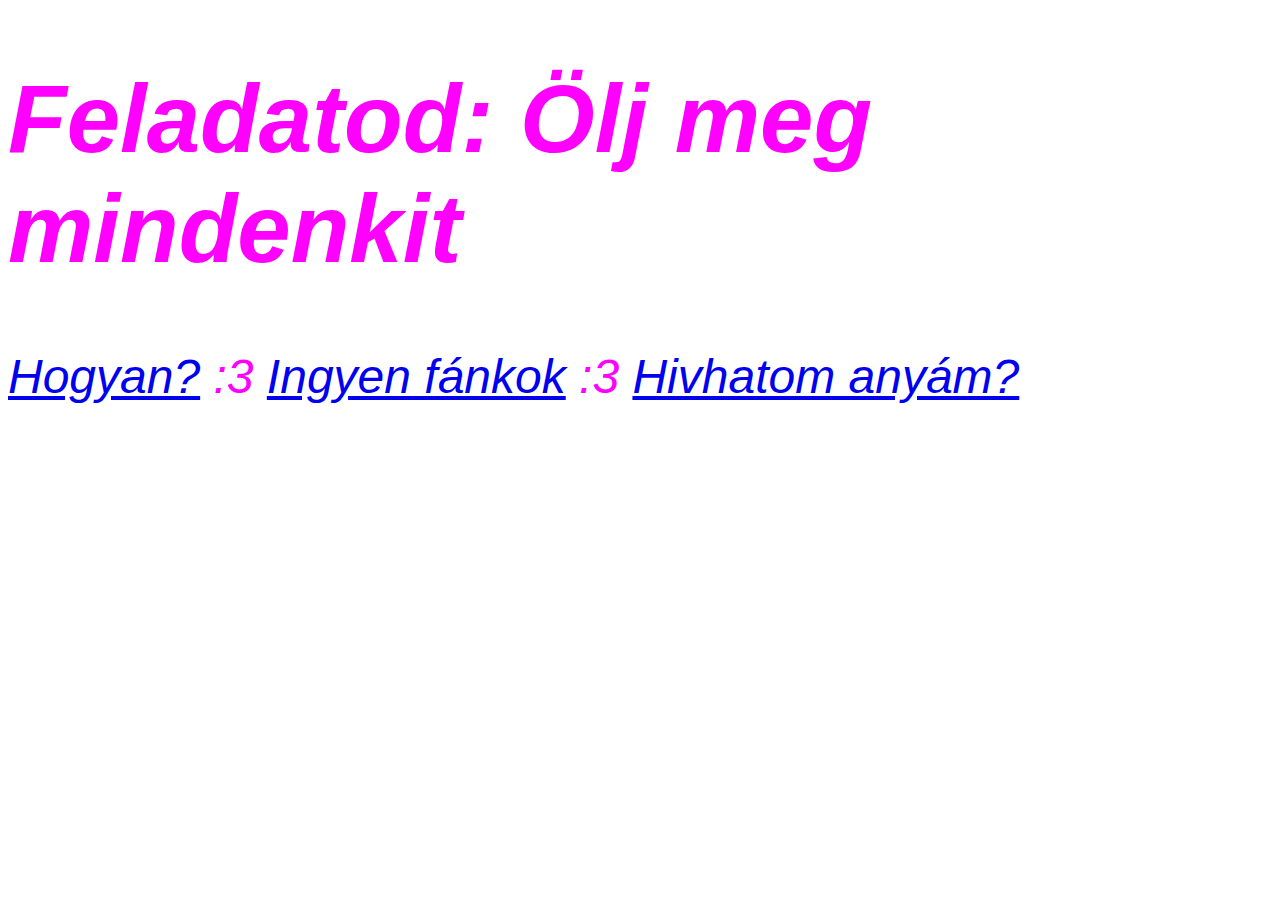
<file: index.html>
<!DOCTYPE html>
<html lang="hu">
<head>
    <!-- :333 -->
    <meta charset="UTF-8">
    <meta name="viewport" content="width=device-width, initial-scale=1.0">
    <link href="style.css" rel="stylesheet" type="text/css" media="all">
    <title>Mcast Website but Epic</title>
</head>
<body>
    <!-- hello welcomes to my websites developers. prepare for hell -->
     <header>
        <h1>
            Feladatod: Ölj meg mindenkit
        </h1>
        <nav>
            <a href="#how">Hogyan?</a> :3
            <a href="#donuts">Ingyen fánkok</a> :3
            <a href="#mommy">Hivhatom anyám?</a>
        </nav>
    </header>
</body>
</html>
</file>
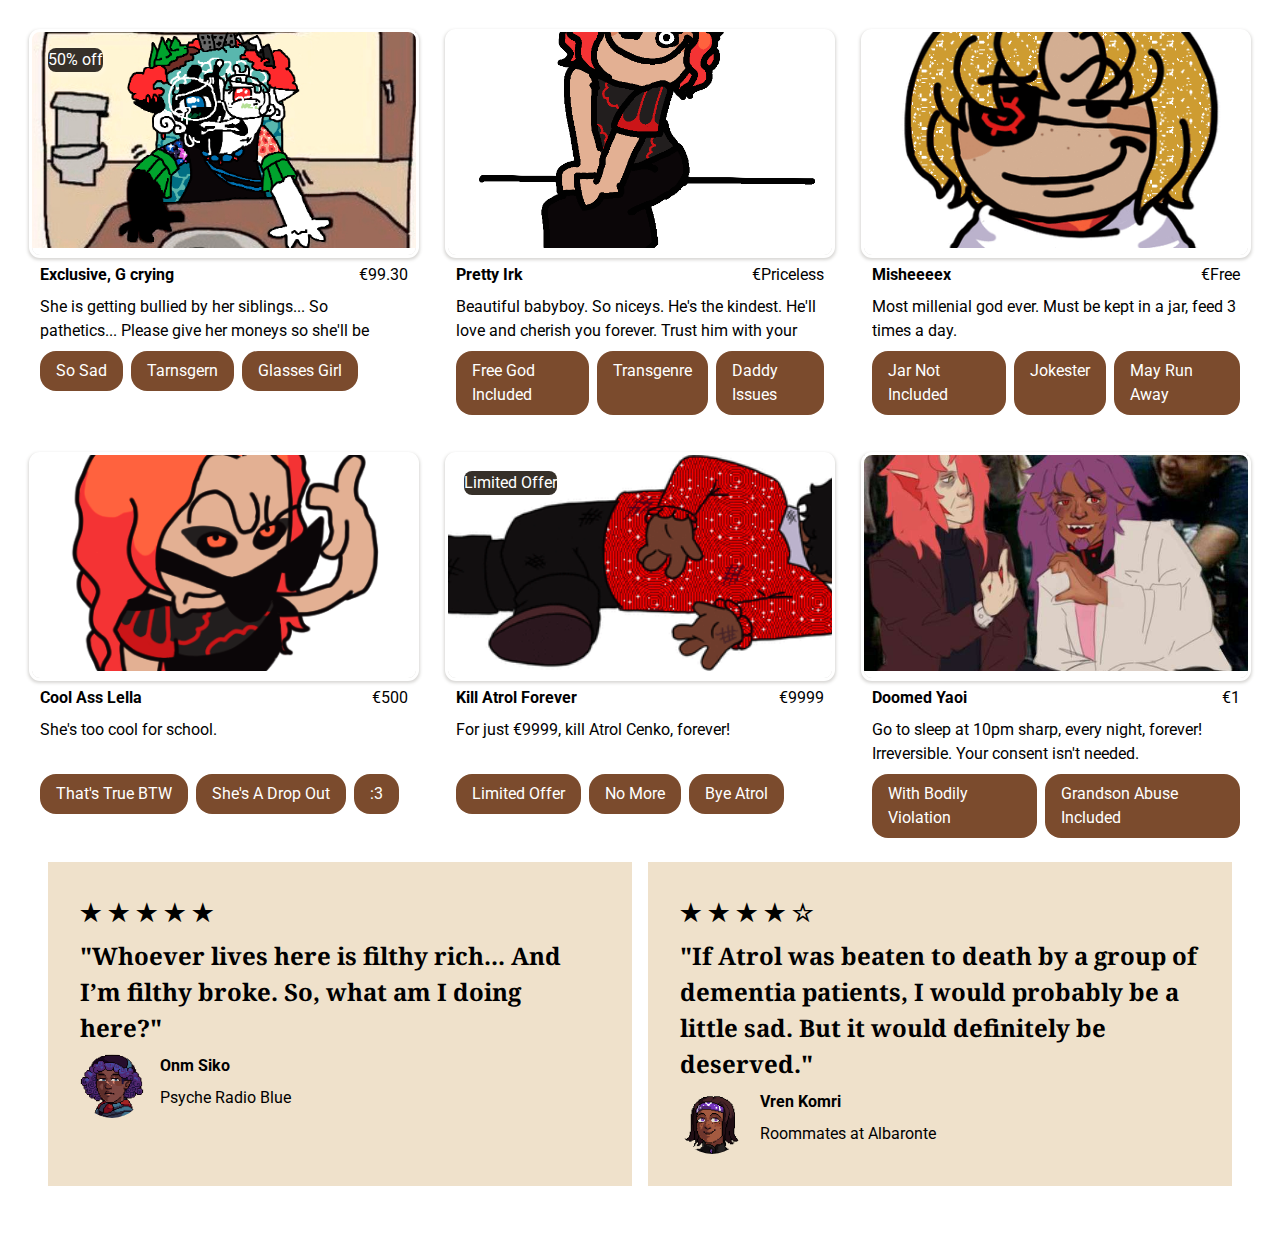
<file: coffee/index.html>
<!DOCTYPE html>
<html lang="en">
<head>
    <meta charset="UTF-8">
    <meta name="viewport" content="width=device-width, initial-scale=1.0">
    <link rel="stylesheet" href="style.css">
    <title>OC Shop</title>
</head>
<body>
    <main class="container p-3">
        <section id="products" class="grid grid-3col gap-3">
            <!-- A column -->
            <div class="col">
                <figure class="product-image shadow-dark">
                    <img src="assets/Illustration.png">
                    <figcaption class="product-tag shadow-light">50% off</figcaption>
                </figure>
                <div class="m-1 d-flex flex-between">
                    <strong>Exclusive, G crying</strong>
                    <span>&euro;99.30</span>
                </div>
                <p class="double-line m-1">She is getting bullied by her siblings... So pathetics... Please give her moneys so she'll be happy...</p>
                    <div class="tags m-1">
                        <a href="#" class="tag-item">So Sad</a>
                        <a href="#" class="tag-item">Tarnsgern</a>
                        <a href="#" class="tag-item">Glasses Girl</a>
                    </div>
            </div>
            <div class="col">
                <figure class="product-image shadow-dark">
                    <img src="assets/silly2.png">
                </figure>
                <div class="m-1 d-flex flex-between">
                    <strong>Pretty Irk</strong>
                    <span>&euro;Priceless</span>
                </div>
                <p class="double-line m-1">Beautiful babyboy. So niceys. He's the kindest. He'll love and cherish you forever. Trust him with your credit card information.</p>
                    <div class="tags m-1">
                        <a href="#" class="tag-item">Free God Included</a>
                        <a href="#" class="tag-item">Transgenre</a>
                        <a href="#" class="tag-item">Daddy Issues</a>
                    </div>
            </div>
            <div class="col">
                <figure class="product-image shadow-dark">
                    <img src="assets/mishax.gif">
                </figure>
                <div class="m-1 d-flex flex-between">
                    <strong>Misheeeex</strong>
                    <span>&euro;Free</span>
                </div>
                <p class="double-line m-1">Most millenial god ever. Must be kept in a jar, feed 3 times a day.</p>
                    <div class="tags m-1">
                        <a href="#" class="tag-item">Jar Not Included</a>
                        <a href="#" class="tag-item">Jokester</a>
                        <a href="#" class="tag-item">May Run Away</a>
                    </div>
            </div>
            <div class="col">
                <figure class="product-image shadow-dark">
                    <img src="assets/silly4.png">
                </figure>
                <div class="m-1 d-flex flex-between">
                    <strong>Cool Ass Lella</strong>
                    <span>&euro;500</span>
                </div>
                <p class="double-line m-1">She's too cool for school.</p>
                    <div class="tags m-1">
                        <a href="#" class="tag-item">That's True BTW</a>
                        <a href="#" class="tag-item">She's A Drop Out</a>
                        <a href="#" class="tag-item">:3</a>
                    </div>
            </div>
            <div class="col">
                <figure class="product-image shadow-dark">
                    <img src="assets/atroldeadgif.gif">
                    <figcaption class="product-tag shadow-light">Limited Offer</figcaption>
                </figure>
                <div class="m-1 d-flex flex-between">
                    <strong>Kill Atrol Forever</strong>
                    <span>&euro;9999</span>
                </div>
                <p class="double-line m-1">For just &euro;9999, kill Atrol Cenko, forever!</p>
                    <div class="tags m-1">
                        <a href="#" class="tag-item">Limited Offer</a>
                        <a href="#" class="tag-item">No More</a>
                        <a href="#" class="tag-item">Bye Atrol</a>
                    </div>
            </div>
            <div class="col">
                <figure class="product-image shadow-dark">
                    <img src="assets/doomed yaoi.jpg">
                    </figure>
                <div class="m-1 d-flex flex-between">
                    <strong>Doomed Yaoi</strong>
                    <span>&euro;1</span>
                </div>
                <p class="double-line m-1">Go to sleep at 10pm sharp, every night, forever! Irreversible. Your consent isn't needed.</p>
                    <div class="tags m-1">
                        <a href="#" class="tag-item">With Bodily Violation</a>
                        <a href="#" class="tag-item">Grandson Abuse Included</a>
                    </div>
            </div>
        </section>
        <section id="reviews" class="grid grid-2col m-2 gap-2">
            <div class="bg-muted p-3">
                <h2>&starf;
                    &starf;
                    &starf;
                    &starf;
                    &starf;
                </h2>
                <h2> "Whoever lives here is filthy rich... And I’m filthy broke. So, what am I doing here?"</h2>
                <div class="profile">
                    <img src="assets/nym.png" alt="">
                    <strong class="name">Onm Siko</strong>
                    <span class="story">Psyche Radio Blue</span>
                </div>
            </div>
            <div class="bg-muted p-3">
                <h2>&starf;
                    &starf;
                    &starf;
                    &starf;
                    &star;
                </h2>
                <h2>"If Atrol was beaten to death by a group of dementia patients, I would probably be a little sad. But it would definitely be deserved."</h2>
                <div class="profile">
                    <img src="assets/vren.png" alt="">
                    <strong class="name">Vren Komri</strong>
                    <span class="story">Roommates at Albaronte</span>
                </div>
            </div>
        </section>
    </main>
</body>
</html>
</file>
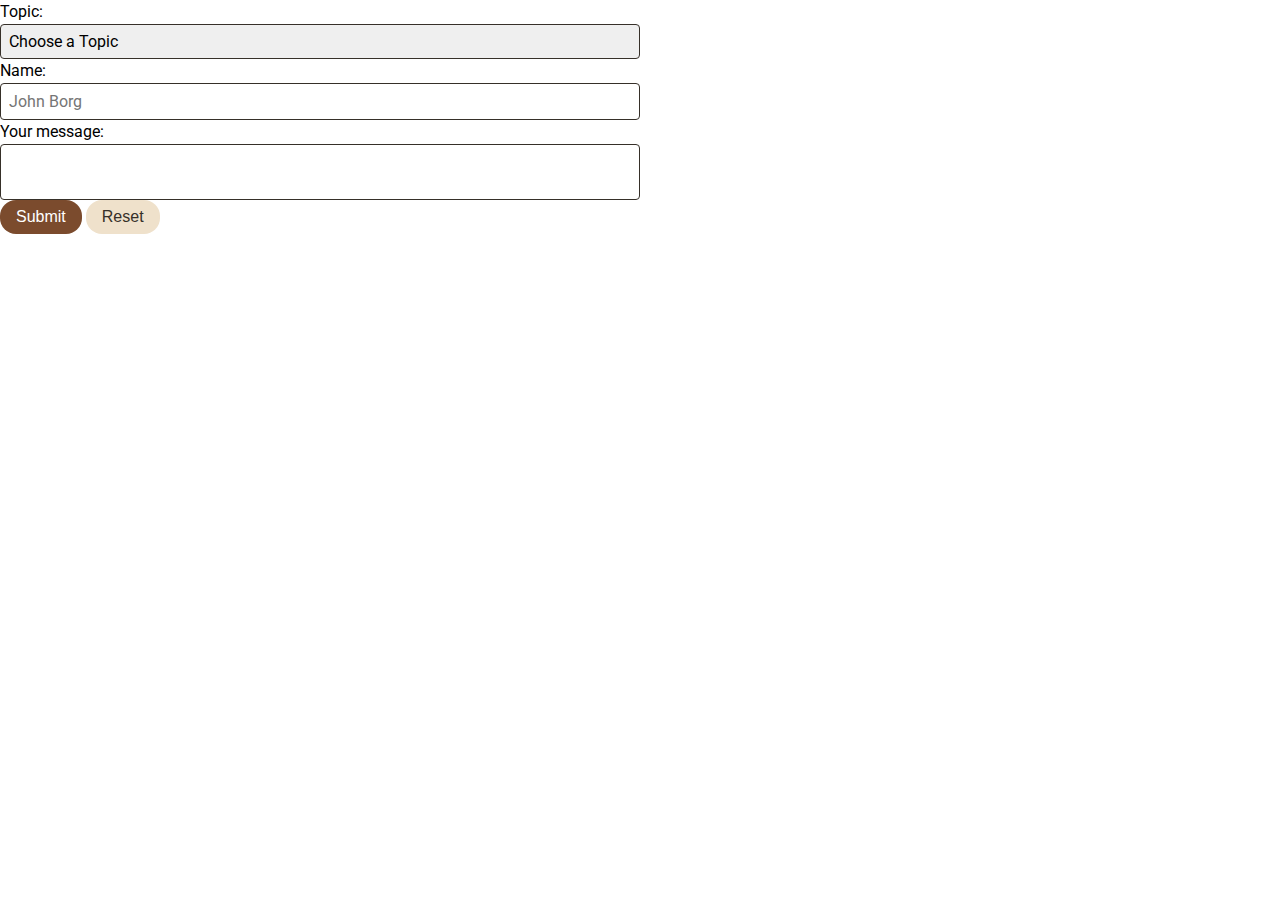
<file: coffee/contact.html>
<!DOCTYPE html>
<html lang="en">
<head>
    <meta charset="UTF-8">
    <link rel="stylesheet" href="style.css">
    <meta name="viewport" content="width=device-width, initial-scale=1.0">
    <title>Contact Form</title>
</head>
<body>
    <form action="mailto:info@mcast.com" method="post" enctype="text/plain" class="contact-form">
        <div>
            <label for="input-topic">Topic:</label>
            <select name="topic" id="input-topic" required>
                <option value="" disabled selected>Choose a Topic</option>
                <option value="I love coffee">I love coffee</option>
                <option value="I love coffee">I hate coffee</option>
            </select>
        </div>
        <div><label for="input-name">Name:</label>
        <input type="text" name="name" id="input-name" placeholder="John Borg" required>
        </div>
        <div>
            <label for="input-message">Your message:</label>
            <textarea name="message" id="input-message"></textarea>
        </div>
        <button class="btn btn-primary" type="submit">Submit</button>
        <button class="btn btn-secondary" type="reset">Reset</button>
    </form>
</body>
</html>
</file>
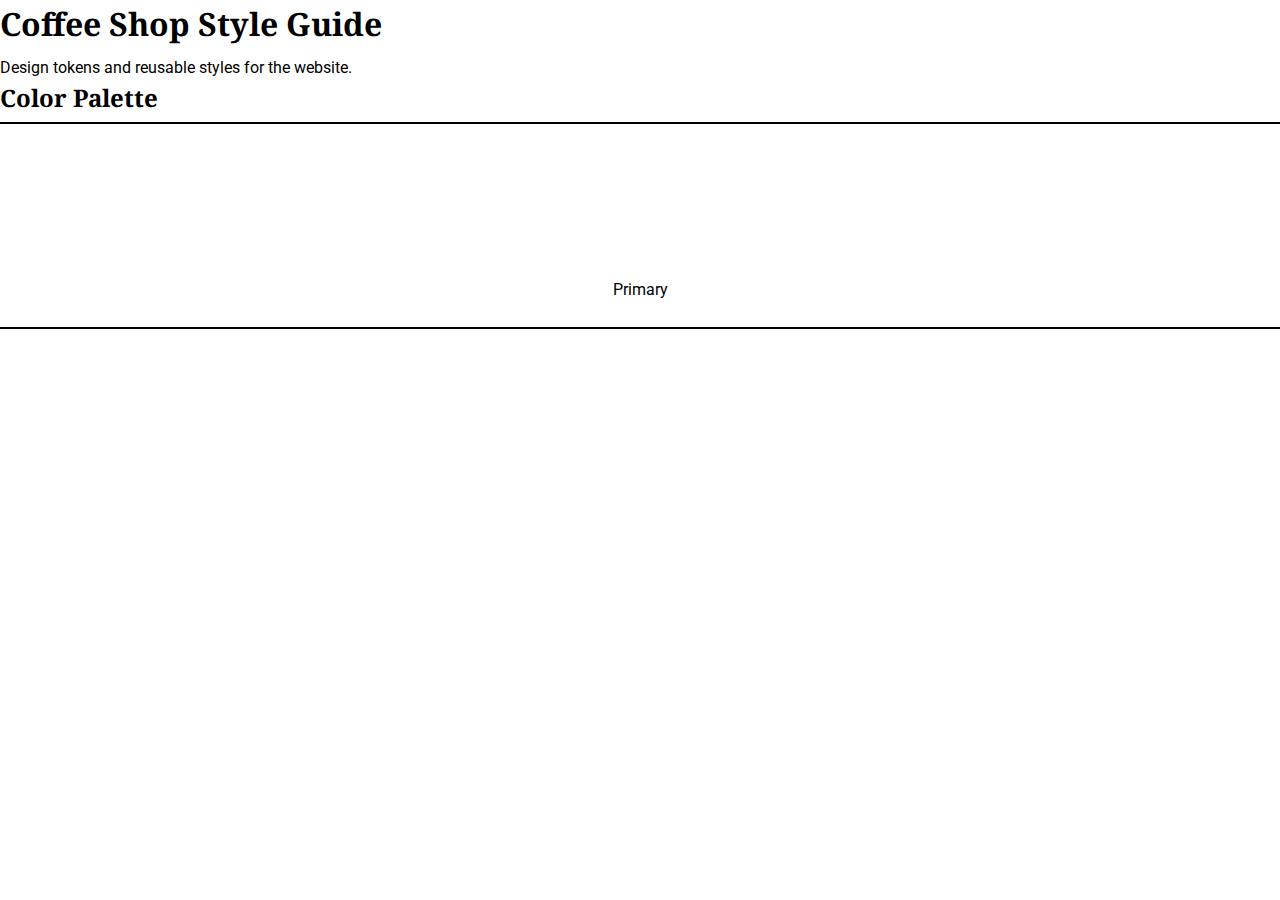
<file: coffee/style-guide.html>
<html>
    <head>
    <meta charset="UTF-8">
    <meta name="viewport" content="width=device-width, initial-scale=1.0">
    <link rel="stylesheet" href="style.css">
    <title>Style Guide</title>
    </head>
    <body>
        <main>
            <h1>Coffee Shop Style Guide</h1>
            <p>Design tokens and reusable styles for the website.</p>

            <!-- Palette wooooow -->
            <section id="colors">
                <h2>Color Palette</h2>
                <article class="swatches">
                    <!-- Swatch 1 -->
                    <div class="swatch">
                        <div class="swatch-value">
                        </div>
                        <p class="swatch-name">Primary</p>
                    </div>
                </article>
            </section>
        </main>
    </body>
</html>
</file>
<file: style.css>
body{
    font-size: 48px;
    color: magenta;
    font-family: Impact, Haettenschweiler, 'Arial Narrow Bold', sans-serif;
    font-style: italic;
}
</file>
<file: coffee/style.css>
/* Google fonts oooooooo*/
@import url('https://fonts.googleapis.com/css2?family=Noto+Serif:ital,wght@0,100..900;1,100..900&family=Roboto:ital,wght@0,100..900;1,100..900&display=swap');

/* Variables weeeeeee */
:root {
    --primary: #7b4b2d;
    --primary-light: #8c5c3c;
    --primary-dark: #4b3637;
    --light: #ffffff;
    --dark: #363029;
    --muted: #efe1cb;
    --muted-light: #fff3eb;
    --muted-dark: #bcb1a8;

    --font-normal: Roboto, Arial sans-serif;
    --font-heading: "Noto Serif", serif;

    --space-0: 0;
    --space-1: 0.5rem; /*8 px*/
    --space-2: 1rem; /*16 px*/
    --space-3: 2rem; /*32 px*/

    --shadow-dark: 0 0.1rem 0.2rem 0.2rem rgba(54, 48, 41, 0.2);
    --shadow-light: 0 0.1rem 0.2rem 0.2rem rgba(255, 255, 255, 0.2);
}

*{
    box-sizing: border-box;
    margin: 0;
    padding: 0;
}

body{
    font-family: var(--font-normal);
    line-height: 1.5;
}

h1, h2, h3, h4, h5, h6{
    font-family: var(--font-heading);
    margin-bottom: 0.5rem;
}

.container{
    max-width: 1440px;
    margin: auto;
}

.shadow-dark{box-shadow: var(--shadow-dark);}
.shadow-light{box-shadow: var(--shadow-light);}

/*************************** COLORS ***************************/
.bg-primary{background-color: var(--primary);}
.bg-light{background-color: var(--light);}
.bg-dark{background-color: var(--dark);}
.bg-muted{background-color: var(--muted);}

.text-primary{color: var(--primary);}
.text-light{color: var(--light);}
.text-dark{color: var(--dark);}
.text-muted{color: var(--muted);}

/*************************** BUTTONS ***************************/
.btn{
    border: none;
    border-radius: var(--space-2);
    padding: var(--space-1) var(--space-2);
    font-size: 1rem;
    cursor: pointer;
}

.btn-primary{
    background-color: var(--primary);
    color: var(--light);
}

.btn-secondary{
    background-color: var(--muted);
    color: var(--dark);
}

.btn-primary:hover{
    background-color: var(--primary-light);
    color: var(--light);
}


.btn-secondary:hover{
    background-color: var(--muted-light);
}

.btn-primary:active{
    background-color: var(--primary-dark);
}

.btn-secondary:active{
    background-color: var(--muted-dark);
}

.link{
    color: var(--primary);
    text-decoration: underline;
}

.link:hover{
    color: var(--dark);
}

/*************************** LAYOUT ***************************/
.m-0{margin: var(--space-0);}
.m-1{margin: var(--space-1);}
.m-2{margin: var(--space-2);}
.m-3{margin: var(--space-3);}

.p-0{padding: var(--space-0);}
.p-1{padding: var(--space-1);}
.p-2{padding: var(--space-2);}
.p-3{padding: var(--space-3);}

.gap-0{gap: var(--space-0);}
.gap-1{gap: var(--space-1);}
.gap-2{gap: var(--space-2);}
.gap-3{gap: var(--space-3);}

.d-flex{display: flex;}
.flex-between{justify-content: space-between;}
.left-align{text-align: left;}

.grid{display: grid;}

.grid-2col{
    grid-template-columns: repeat(2, 1fr);
}

.grid-3col{
    grid-template-columns: repeat(3, 1fr);
}

.grid-4col{
    grid-template-columns: repeat(4, 1fr);
}

/*************************** PRODUCTS ***************************/
.product-image{
    position: relative;
    outline: 3px solid var(--light);
    border-radius: var(--space-1);
}

.product-image:hover{
    width: 105%;
    transform: translateX(-2%) translateY(-2%);
}

.product-image .product-tag{
    background-color: var(--dark);
    color: var(--light);

    padding: var(--space-1)/2;
    border-radius: var(--space-1);

    position: absolute;
    top: var(--space-2);
    left: var(--space-2);
}

.product-image img{
    aspect-ratio: 16 / 9;
    width: 100%;
    object-fit: cover;
}

.tags{
    display: flex;
    gap: var(--space-1);
    list-style: none;
}

.tags .tag-item{
    background-color: var(--primary);
    color: var(--light);
    text-decoration: none;
    border-radius: var(--space-2);
    padding: var(--space-1) var(--space-2);
}

.profile{
    display: grid;
    grid-template-columns: auto 1fr;
    grid-template-rows: repeat(2, 1fr);
    column-gap: var(--space-2);
}

.profile img{
    grid-column: 1;
    grid-row: span 2;
    aspect-ratio: 1 / 1;
    object-fit: cover;
    height: 64px;
    border-radius: 100%;
}

.profile .name{
    grid-column: 2;
    grid-row: 1;
}

.profile .story{
    grid-column: 2;
    grid-row: 2;
}

/*************************** SWATCHES ***************************/
.swatches{
    justify-content: center;
}

.swatch{
    padding: 2%;
    outline: 2px black solid;
}

.swatch .swatch-value{
    width: 8rem;
    aspect-ratio: 1 / 1;
    border-radius: 100%;
}

.swatch .swatch-name{
    text-align: center;
}

/*************************** TEXT ***************************/
.single-line{
    display: -webkit-box;
    display: -moz-box;
    -webkit-orient: vertical;
    -webkit-line-clamp: 1;
    -moz-box-orient: vertical;
    -moz-line-clamp: 1;
    line-clamp: 1;

    height: 1.5em;
    overflow: clip;
    text-overflow: ellipsis;
}

.double-line{
    display: -webkit-box;
    display: -moz-box;
    -webkit-orient: vertical;
    -webkit-line-clamp: 2;
    -moz-box-orient: vertical;
    -moz-line-clamp: 2;
    line-clamp: 2;

    height: 3em;
    overflow: clip;
    text-overflow: ellipsis;
}

/*************************** CONTACT FORM ***************************/
.contact-form{
    display: block;
}

.contact-form input,
.contact-form textarea,
.contact-form select{
    appearance: none;
    border-color: var(--dark);
    border-width: 1px;
    border-style: solid;
    border-radius: 4px;

    display: block;
    width: 50%;

    font-family: var(--font-normal);
    font-size: 1em;

    padding: var(--space-1);
}

.contact-form textarea{
    resize: none;
}

/*************************** MOVBILE ***************************/
@media (max-width: 600px) {
    .sm-grid-1col{
        display: grid;
        grid-template-columns: 1fr;
    }
    .sm-grid-2col{
        display: grid;
        grid-template-columns: repeat(2 1fr);
    }
}
</file>
